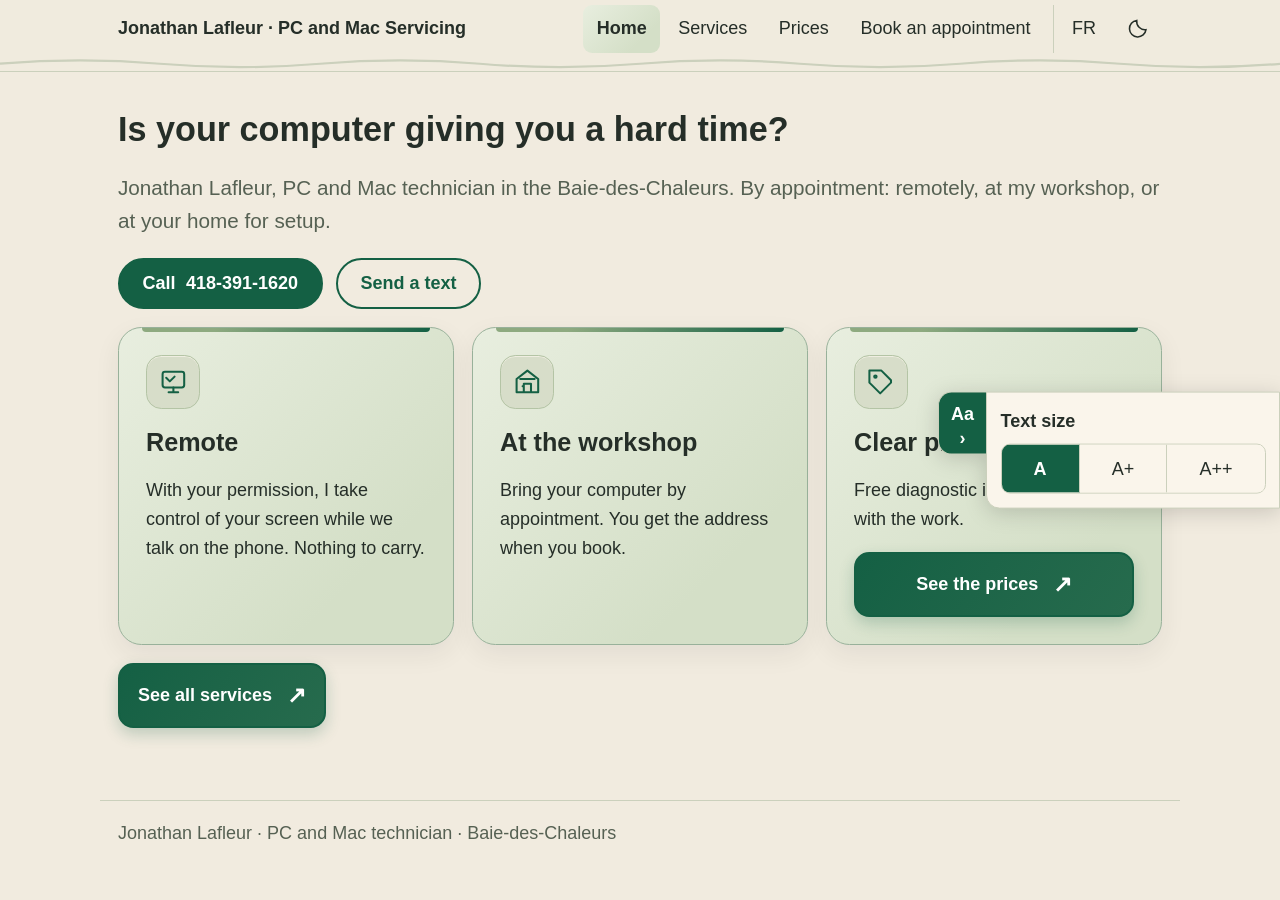
<file: index.html>
<!doctype html>
<html lang="fr">
<head>
<meta charset="utf-8">
<meta name="viewport" content="width=device-width, initial-scale=1, viewport-fit=cover">
<title>Jonathan Lafleur · Technicien PC et Mac</title>
<meta name="description" content="Technicien PC et Mac dans la Baie-des-Chaleurs : dépannage, virus, mises à niveau, transfert de données, soutien à distance. Appelez ou textez.">
<meta name="color-scheme" content="light dark">
<link rel="alternate" hreflang="fr" href="https://services.jonathanlafleur.ca/">
<link rel="alternate" hreflang="en" href="https://services.jonathanlafleur.ca/en/">
<link rel="alternate" hreflang="x-default" href="https://services.jonathanlafleur.ca/">
<script>
  (function () {
    try {
      var d = document.documentElement;
      var t = localStorage.getItem('services-theme');
      if (t === 'light' || t === 'dark') d.setAttribute('data-theme', t);
      var s = localStorage.getItem('services-taille');
      if (s === 'grande' || s === 'tres-grande') d.setAttribute('data-taille', s);
      // Reader's language: the saved choice, else the browser's (first of fr/en in its list), saved once.
      // Only the home page follows it; deep links keep their language. Crawlers are never redirected.
      if (!/bot|crawl|spider|slurp/i.test(navigator.userAgent)) {
        var lang = localStorage.getItem('services-lang');
        if (lang !== 'fr' && lang !== 'en') {
          var langs = navigator.languages || [navigator.language || ''];
          lang = 'fr';
          for (var i = 0; i < langs.length; i++) {
            var p = String(langs[i]).slice(0, 2).toLowerCase();
            if (p === 'fr' || p === 'en') { lang = p; break; }
          }
          localStorage.setItem('services-lang', lang);
        }
        if (lang === 'en' && (location.hash === '' || location.hash === '#/')) location.replace('en/' + location.hash);
      }
    } catch (e) {}
  })();
</script>
<noscript><style>.loading { display: none; }</style></noscript>
<link rel="stylesheet" href="assets/style.css?v=20261022k">
<script src="assets/app.js?v=20261022k" defer></script>
<script src="assets/accessibility.js?v=20261022k" defer></script>
</head>
<body>
<a class="skip-link" href="#view">Aller au contenu</a>
<header class="topbar">
  <div class="topbar-in">
    <a class="brand" href="#/">Jonathan Lafleur · Services PC et Mac</a>
    <nav aria-label="Menu principal"><ul class="menu" id="menu"><li class="language-item"><a id="lang-link" href="en/" hreflang="en" lang="en" aria-label="English version">EN</a></li><li class="theme-item"><button class="theme-toggle" type="button" aria-label="Activer le thème clair" data-light-label="Activer le thème clair" data-dark-label="Activer le thème sombre" aria-pressed="false"><svg viewBox="0 0 24 24" fill="none" stroke="currentColor" stroke-width="1.6" aria-hidden="true"></svg></button></li></ul></nav>

  </div>
  <svg class="wave" viewBox="0 0 1200 12" preserveAspectRatio="none" aria-hidden="true"><path d="M0 6 Q 75 0 150 6 T 300 6 T 450 6 T 600 6 T 750 6 T 900 6 T 1050 6 T 1200 6" fill="none" stroke="currentColor" stroke-width="2"/></svg>
</header>
<aside class="preferences" aria-label="Taille du texte">
  <button type="button" class="preferences-toggle" aria-controls="display-controls" aria-expanded="true">
    <span aria-hidden="true">Aa</span><span class="visually-hidden">Taille du texte</span>
    <span class="preferences-arrow" aria-hidden="true">›</span>
  </button>
    <div class="tools" id="display-controls">
      <p class="preference-label">Taille du texte</p><div class="switch" role="group" aria-label="Taille du texte">
        <button type="button" data-taille-choice="normale" aria-pressed="true" aria-label="Taille du texte : normale">A</button>
        <button type="button" data-taille-choice="grande" aria-pressed="false" aria-label="Taille du texte : grande">A+</button>
        <button type="button" data-taille-choice="tres-grande" aria-pressed="false" aria-label="Taille du texte : très grande">A++</button>
      </div>
    </div>
</aside>
<main id="view" tabindex="-1">
  <p class="loading">Chargement…</p>
  <noscript><p>Activez JavaScript pour consulter le site et afficher les coordonnées.</p></noscript>
</main>
<footer class="site-foot">Jonathan Lafleur · Technicien PC et Mac · Baie-des-Chaleurs</footer>
<nav class="callbar" aria-label="Joindre le technicien">
  <a class="btn" data-tel href="#/contact">Appeler</a>
  <a class="btn btn-alt" data-sms href="#/contact">Texto</a>
</nav>
</body>
</html>
</file>
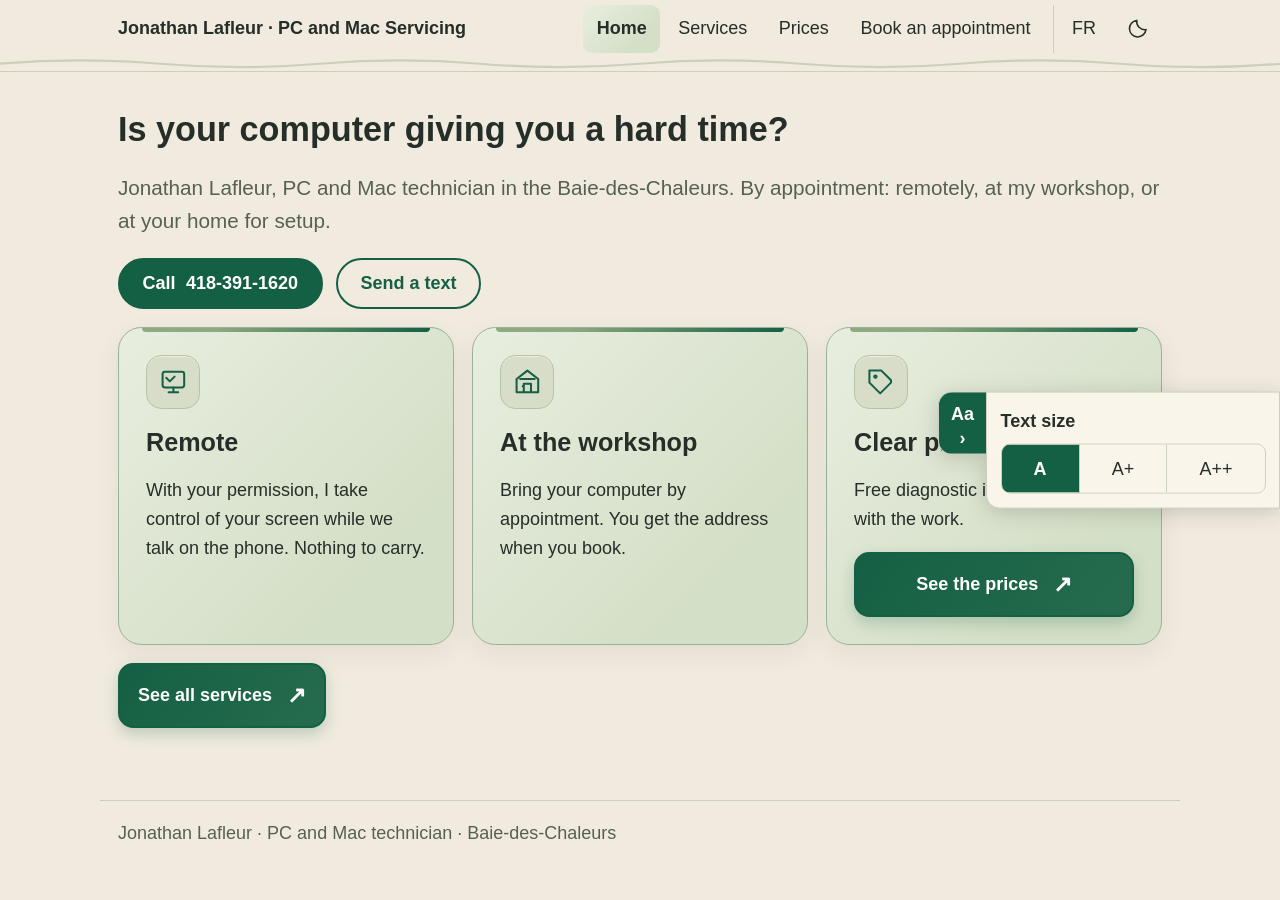
<file: en/index.html>
<!doctype html>
<html lang="en" data-root="../">
<head>
<meta charset="utf-8">
<meta name="viewport" content="width=device-width, initial-scale=1, viewport-fit=cover">
<title>Jonathan Lafleur · PC and Mac technician</title>
<meta name="description" content="PC and Mac technician in the Baie-des-Chaleurs: troubleshooting, viruses, upgrades, data transfer, remote support. Call or text.">
<meta name="color-scheme" content="light dark">
<link rel="alternate" hreflang="fr" href="https://services.jonathanlafleur.ca/">
<link rel="alternate" hreflang="en" href="https://services.jonathanlafleur.ca/en/">
<link rel="alternate" hreflang="x-default" href="https://services.jonathanlafleur.ca/">
<script>
  (function () {
    try {
      var d = document.documentElement;
      var t = localStorage.getItem('services-theme');
      if (t === 'light' || t === 'dark') d.setAttribute('data-theme', t);
      var s = localStorage.getItem('services-taille');
      if (s === 'grande' || s === 'tres-grande') d.setAttribute('data-taille', s);
      // A first visit through the English site makes English the reader's language (see index.html)
      if (!localStorage.getItem('services-lang')) localStorage.setItem('services-lang', 'en');
    } catch (e) {}
  })();
</script>
<noscript><style>.loading { display: none; }</style></noscript>
<link rel="stylesheet" href="../assets/style.css?v=20261022k">
<script src="../assets/app.js?v=20261022k" defer></script>
<script src="../assets/accessibility.js?v=20261022k" defer></script>
</head>
<body>
<a class="skip-link" href="#view">Skip to content</a>
<header class="topbar">
  <div class="topbar-in">
    <a class="brand" href="#/">Jonathan Lafleur · PC and Mac Servicing</a>
    <nav aria-label="Main menu"><ul class="menu" id="menu"><li class="language-item"><a id="lang-link" href="../" hreflang="fr" lang="fr" aria-label="Version française">FR</a></li><li class="theme-item"><button class="theme-toggle" type="button" aria-label="Use light theme" data-light-label="Use light theme" data-dark-label="Use dark theme" aria-pressed="false"><svg viewBox="0 0 24 24" fill="none" stroke="currentColor" stroke-width="1.6" aria-hidden="true"></svg></button></li></ul></nav>

  </div>
  <svg class="wave" viewBox="0 0 1200 12" preserveAspectRatio="none" aria-hidden="true"><path d="M0 6 Q 75 0 150 6 T 300 6 T 450 6 T 600 6 T 750 6 T 900 6 T 1050 6 T 1200 6" fill="none" stroke="currentColor" stroke-width="2"/></svg>
</header>
<aside class="preferences" aria-label="Text size">
  <button type="button" class="preferences-toggle" aria-controls="display-controls" aria-expanded="true">
    <span aria-hidden="true">Aa</span><span class="visually-hidden">Text size</span>
    <span class="preferences-arrow" aria-hidden="true">›</span>
  </button>
    <div class="tools" id="display-controls">
      <p class="preference-label">Text size</p><div class="switch" role="group" aria-label="Text size">
        <button type="button" data-taille-choice="normale" aria-pressed="true" aria-label="Text size: normal">A</button>
        <button type="button" data-taille-choice="grande" aria-pressed="false" aria-label="Text size: large">A+</button>
        <button type="button" data-taille-choice="tres-grande" aria-pressed="false" aria-label="Text size: extra large">A++</button>
      </div>
    </div>
</aside>
<main id="view" tabindex="-1">
  <p class="loading">Loading…</p>
  <noscript><p>Enable JavaScript to view the site and display contact details.</p></noscript>
</main>
<footer class="site-foot">Jonathan Lafleur · PC and Mac technician · Baie-des-Chaleurs</footer>
<nav class="callbar" aria-label="Reach the technician">
  <a class="btn" data-tel href="#/contact">Call</a>
  <a class="btn btn-alt" data-sms href="#/contact">Text</a>
</nav>
</body>
</html>
</file>
<file: assets/style.css>
/* Emerald and sage theme: beige days and charcoal evenings. Sizes in rem so the font-size control scales everything. */
:root {
  --bg: #f1ebdf; --surface: #faf5eb; --fg: #252e28; --muted: #566153; --line: #cbd0bc;
  --accent: #146044; --on-accent: #ffffff; --accent-2: #526b48; --sage: #8eaa80; --danger: #9b2929; --card-bg: #d4dfc7; --card-highlight: #e8eedf; --bar: rgba(241, 235, 223, 0.95);
  --font: -apple-system, BlinkMacSystemFont, "Segoe UI", Roboto, "Helvetica Neue", Arial, sans-serif;
  --echelle: 1;
  color-scheme: light;
}
@media (prefers-color-scheme: dark) {
  :root:not([data-theme="light"]) {
    --bg: #202322; --surface: #2a2e2b; --fg: #f2f3ed; --muted: #b4beb4; --line: #475249;
    --accent: #80ab8d; --on-accent: #202322; --accent-2: #a4b995; --sage: #98af89; --danger: #ffb4ab; --card-bg: #343d32; --card-highlight: #465240; --bar: rgba(32, 35, 34, 0.95);
    color-scheme: dark;
  }
}
:root[data-theme="dark"] {
  --bg: #202322; --surface: #2a2e2b; --fg: #f2f3ed; --muted: #b4beb4; --line: #475249;
  --accent: #80ab8d; --on-accent: #202322; --accent-2: #a4b995; --sage: #98af89; --danger: #ffb4ab; --card-bg: #343d32; --card-highlight: #465240; --bar: rgba(32, 35, 34, 0.95);
  color-scheme: dark;
}
/* Font size: 18px base, then 125 % and 150 % */
:root[data-taille="grande"] { --echelle: 1.25; }
:root[data-taille="tres-grande"] { --echelle: 1.5; }
html { font-size: calc(112.5% * var(--echelle)); scroll-padding-top: 8rem; }

* { box-sizing: border-box; }
body {
  margin: 0; background: var(--bg); color: var(--fg); font-family: var(--font); line-height: 1.6;
  overflow-wrap: break-word; padding-bottom: calc(5rem + env(safe-area-inset-bottom, 0px));
}
a { color: var(--accent); text-underline-offset: 0.15em; }
:focus-visible { outline: 3px solid var(--accent-2); outline-offset: 2px; }
.visually-hidden { position: absolute; width: 1px; height: 1px; overflow: hidden; clip: rect(0 0 0 0); white-space: nowrap; }
button, .btn, .menu a, .tools a { min-height: 48px; min-width: 48px; font: inherit; }

/* Top bar */
.topbar { position: sticky; top: 0; z-index: 10; background: var(--bar); border-bottom: 1px solid var(--line); }
/* On phones the menu and tools take several lines: let them scroll away; the call bar stays */
@media (max-width: 899px) { .topbar { position: static; } html { scroll-padding-top: 1rem; } }
.topbar-in { max-width: 60rem; margin: 0 auto; padding: 0.25rem 1rem; display: flex; flex-wrap: wrap; align-items: center; gap: 0.25rem 1rem; }
.brand { font-weight: 700; color: var(--fg); text-decoration: none; display: inline-flex; align-items: center; min-height: 48px; margin-right: auto; }
.menu { display: flex; flex-wrap: wrap; gap: 0.25rem; list-style: none; margin: 0; padding: 0; }
.menu a { text-decoration: none; display: inline-flex; align-items: center; padding: 0 0.75rem; border-radius: 0.5rem; color: var(--fg); }
.menu a[aria-current="page"] { background: linear-gradient(135deg, var(--card-highlight), var(--card-bg) 75%); font-weight: 700; text-decoration-color: var(--accent-2); text-decoration-thickness: 3px; }
.tools { display: flex; flex-wrap: wrap; align-items: center; gap: 0.5rem; }
.tools a { display: inline-flex; align-items: center; justify-content: center; }
.switch { display: inline-flex; border: 1px solid var(--line); border-radius: 0.5rem; overflow: hidden; }
.switch button { background: var(--surface); color: var(--fg); border: 0; border-right: 1px solid var(--line); padding: 0 0.6rem; cursor: pointer; }
.switch button:last-child { border-right: 0; }
.switch button[aria-pressed="true"] { background: var(--accent); color: var(--on-accent); font-weight: 700; }
.wave { display: block; width: 100%; height: 0.75rem; color: var(--line); }

/* Pages */
main { max-width: 60rem; margin: 0 auto; padding: 1rem; }
main:focus { outline: none; }
.page h1 { font-size: 1.9rem; line-height: 1.25; margin: 1rem 0 0.5rem; }
.page h2 { font-size: 1.4rem; margin: 2rem 0 0.5rem; }
.lead { font-size: 1.15rem; color: var(--muted); }
.cards { display: grid; grid-template-columns: repeat(auto-fit, minmax(min(100%, 16rem), 1fr)); gap: 1rem; padding: 0; list-style: none; }
.card { background: var(--surface); border: 1px solid var(--line); border-radius: 1rem; padding: 1rem 1.25rem; }
.card h2, .card h3 { margin-top: 0; }
.btn { display: inline-flex; align-items: center; justify-content: center; white-space: pre-wrap; padding: 0.5rem 1.25rem; border-radius: 999px;
  background: var(--accent); color: var(--on-accent); font-weight: 700; text-decoration: none; border: 2px solid var(--accent); }
.btn-alt { background: transparent; color: var(--accent); }
.actions { display: flex; flex-wrap: wrap; gap: 0.75rem; margin: 1rem 0; }
.note { color: var(--muted); }
.error { border-left: 4px solid var(--accent-2); padding-left: 0.75rem; }

/* Call bar: always reachable on phones */
.callbar { position: fixed; left: 0; right: 0; bottom: 0; z-index: 10; display: flex; gap: 0.5rem; justify-content: center;
  padding: 0.5rem 1rem calc(0.5rem + env(safe-area-inset-bottom, 0px)); background: var(--bar); border-top: 1px solid var(--line); }
.callbar .btn { flex: 1 1 0; max-width: 16rem; }
@media (min-width: 900px) { .callbar { display: none; } body { padding-bottom: 0; } }

.site-foot { max-width: 60rem; margin: 2rem auto 0; padding: 1rem; color: var(--muted); border-top: 1px solid var(--line); }

/* Prices */
.tarifs { width: 100%; border-collapse: collapse; margin: 0 0 1.5rem; background: var(--surface); border-radius: 1rem; overflow: hidden; }
.tarifs-titre { font-size: 1.3rem; margin: 1.5rem 0 0.5rem; }
.tarifs th, .tarifs td { text-align: left; vertical-align: top; padding: 0.75rem 1rem; border-bottom: 1px solid var(--line); }
.tarifs thead th { font-size: 0.9rem; color: var(--muted); }
.tarifs tbody th { font-weight: 400; }
.tarifs td { font-weight: 700; text-align: right; }
.montant { white-space: nowrap; }  /* an amount never splits; the words around it may wrap */
.tarifs thead th:last-child { text-align: right; }
/* Phones: one row per line, the price under its name, so large text never scrolls sideways */
@media (max-width: 599px) {
  .tarifs thead { position: absolute; width: 1px; height: 1px; overflow: hidden; clip: rect(0 0 0 0); }
  .tarifs, .tarifs tbody, .tarifs tr, .tarifs th, .tarifs td { display: block; }
  .tarifs tbody th { border-bottom: 0; padding-bottom: 0.25rem; }
  .tarifs td { text-align: left; white-space: normal; padding-top: 0; }
}

/* Navigation feedback is shared by mouse and keyboard users. */
.menu a { transition: background-color 160ms ease, color 160ms ease, text-decoration-color 160ms ease; }
.menu a:hover, .menu a:focus-visible { text-decoration-line: underline; color: var(--fg); text-decoration-color: var(--accent); text-decoration-thickness: 3px; text-underline-offset: 0.3em; }
.language-item { border-left: 1px solid var(--line); margin-left: 0.25rem; padding-left: 0.25rem; }

/* A floating display panel slides to the edge, leaving its 48px handle reachable. */
.preferences {
  position: fixed; right: 0; top: 50%; z-index: 20;
  display: flex; align-items: flex-start; width: min(19rem, 100vw);
  transform: translateY(-50%); transition: transform 200ms ease;
  filter: drop-shadow(0 0.25rem 0.6rem rgba(0, 0, 0, 0.16));
}
.preferences.is-intro { transition-duration: 1400ms; }
.preferences.is-collapsed { transform: translate(calc(100% - 48px), -50%); }
.preferences-toggle {
  flex: 0 0 48px; width: 48px; display: flex; flex-direction: column; align-items: center;
  justify-content: center; padding: 0.4rem 0; border: 1px solid var(--line);
  border-right: 0; border-radius: 0.75rem 0 0 0.75rem;
  background: var(--accent); color: var(--on-accent); cursor: pointer; font-weight: 700;
}
.preferences-arrow { line-height: 1; }
.is-collapsed .preferences-arrow { transform: rotate(180deg); }
.preferences .tools {
  flex: 1; min-width: 0; display: flex; flex-direction: column; align-items: stretch;
  padding: 0.75rem; gap: 0.5rem; background: var(--surface);
  border: 1px solid var(--line); border-radius: 0 0 0 0.75rem;
  max-height: calc(100dvh - 9rem); overflow-y: auto;
}
.preference-label { margin: 0; font-weight: 700; }
.preferences .switch { display: flex; flex-wrap: wrap; flex-shrink: 0; }
.preferences .switch button { flex: 1 0 auto; max-width: 100%; padding: 0.25rem 0.45rem; }
.switch button:hover, .preferences-toggle:hover { box-shadow: inset 0 0 0 2px var(--accent-2); }
@media (prefers-reduced-motion: reduce) {
  .menu a, .preferences, .preferences.is-intro { transition: none; }
}
.topbar-in > nav { margin-left: auto; }

/* Contact labels and addresses wrap inside their buttons at large text sizes. */
.actions .btn { max-width: 100%; flex-wrap: wrap; column-gap: 0.3em; }
.actions .btn span { min-width: 0; overflow-wrap: anywhere; }
/* A cursor-led spotlight gives the contact actions a brighter, tactile response. */
:is(.btn[data-tel], .btn[data-sms], .btn-discover) {
  position: relative;
  transition: transform 180ms ease, box-shadow 220ms ease, border-color 180ms ease;
}
@media (hover: hover) and (pointer: fine) {
  :is(.btn[data-tel], .btn[data-sms], .btn-discover):hover {
    background-image: radial-gradient(circle 6rem at var(--cursor-x, 50%) var(--cursor-y, 50%),
      rgba(255, 255, 255, 0.16), rgba(255, 255, 255, 0.05) 45%, transparent 75%);
    border-color: color-mix(in srgb, var(--accent) 65%, var(--sage));
    box-shadow: 0 0.4rem 1rem color-mix(in srgb, var(--accent) 35%, transparent),
      0 0 1.4rem color-mix(in srgb, var(--accent) 25%, transparent),
      inset 0 0 0 1px color-mix(in srgb, var(--accent) 65%, transparent);
    transform: translateY(-3px) scale(1.025);
  }
}
:is(.btn[data-tel], .btn[data-sms], .btn-discover):focus-visible {
  box-shadow: 0 0 1rem color-mix(in srgb, var(--accent) 40%, transparent);
}
:is(.btn[data-tel], .btn[data-sms], .btn-discover):active { transform: scale(0.98); }
@media (prefers-reduced-motion: reduce) {
  :is(.btn[data-tel], .btn[data-sms], .btn-discover) { transition: none; }
  :is(.btn[data-tel], .btn[data-sms], .btn-discover):hover,
  :is(.btn[data-tel], .btn[data-sms], .btn-discover):active { transform: none; }
}
/* Sage service cards with a coloured rim and generous icon tiles. */
.card {
  position: relative; min-width: 0; padding: 1.5rem;
  border-color: color-mix(in srgb, var(--accent) 28%, var(--line));
  border-radius: 1.3rem;
  background: linear-gradient(135deg, var(--card-highlight), var(--card-bg) 75%);
  box-shadow: 0 0.5rem 1.4rem color-mix(in srgb, var(--fg) 7%, transparent);
  transition: transform 220ms ease, box-shadow 220ms ease, border-color 220ms ease;
}
.card::before {
  content: ""; position: absolute; top: 0; left: 1.3rem; right: 1.3rem; height: 4px;
  border-radius: 0 0 6px 6px; background: linear-gradient(90deg, var(--sage) 25%, var(--accent));
}

.card-icon {
  display: inline-flex; padding: 0.65rem; margin-bottom: 1rem; border-radius: 0.85rem;
  color: var(--accent); background: color-mix(in srgb, var(--sage) 32%, var(--surface));
  border: 1px solid color-mix(in srgb, var(--sage) 65%, var(--surface));
  box-shadow: inset 0 1px 0 color-mix(in srgb, var(--surface) 70%, transparent);
}
.card-icon svg { width: 1.6rem; height: 1.6rem; }
.card h2, .card h3 { line-height: 1.25; }
.card > p:last-child { margin-bottom: 0; }
.card > ul { padding-left: 1.2rem; }
.card > ul li + li { margin-top: 0.45rem; }
.btn-discover {
  display: inline-flex; gap: 0.8rem; max-width: 100%; white-space: normal; text-align: center;
  border-radius: 0.85rem; padding: 0.7rem 1rem;
  background-color: var(--accent);
  background-image: linear-gradient(125deg, var(--accent), color-mix(in srgb, var(--accent) 85%, var(--sage)));
  box-shadow: 0 0.35rem 0.8rem color-mix(in srgb, var(--accent) 23%, transparent);
  transition: transform 180ms ease, box-shadow 180ms ease;
}
.btn-discover span { flex-shrink: 0; font-size: 1.25em; transition: transform 180ms ease; }
.card .btn-discover { display: flex; margin-top: 1rem; }
@media (hover: hover) and (pointer: fine) {
  .card:hover, .card:focus-within {
    transform: translateY(-5px);
    border-color: var(--accent);
    box-shadow: 0 0.8rem 1.8rem color-mix(in srgb, var(--accent) 18%, transparent);
  }
  .btn-discover:hover {
    transform: translateY(-3px);
    box-shadow: 0 0.6rem 1.3rem color-mix(in srgb, var(--accent) 36%, transparent);
  }
  .btn-discover:hover span { transform: translate(2px, -2px); }
}
@media (prefers-reduced-motion: reduce) {
  .card, .btn-discover, .btn-discover span { transition: none; }
  .card:hover, .card:focus-within, .btn-discover:hover, .btn-discover:hover span { transform: none; }
}

.card a:not(.btn) { color: var(--fg); text-decoration-color: var(--accent); text-decoration-thickness: 2px; }

/* Give the main service choices room to read, then offer one clear next step. */
.services-cards { grid-template-columns: repeat(auto-fit, minmax(min(100%, 22rem), 1fr)); }
.services-cards .card > p { margin-top: 0; }
.services-cards .card > ul { margin-bottom: 0; }
.service-next { margin-top: 2rem; padding: 1.25rem 0; border-top: 2px solid var(--sage); }
.service-next h2 { margin-top: 0; }

/* Pricing leads with two clear rates; examples are available on demand. */
.price-cards .price-amount { font-size: 1.7rem; font-weight: 700; color: var(--fg); line-height: 1.3; margin: 0.6rem 0; }
.price-cards .price-amount .montant { font-size: 1.35em; }
.billing-details { margin: 1rem 0 2rem; padding: 0.35rem 1rem; border: 1px solid var(--line); border-radius: 0.8rem; background: var(--card-bg); }
.billing-details summary { min-height: 48px; padding: 0.5rem 0; cursor: pointer; font-weight: 700; text-decoration: underline; text-underline-offset: 0.2em; }
.billing-details summary:hover { color: var(--accent); }

/* A readable, single-column booking form in the site's sage palette. */
.booking-panel { margin: 1.5rem 0 2rem; }
.booking-panel h2 { margin-top: 0; }
.booking-form { max-width: 36rem; }
.booking-form label { display: block; font-weight: 700; margin: 1rem 0 0.35rem; }
.booking-form input, .booking-form textarea, .booking-form select {
  display: block; width: 100%; min-width: 0; min-height: 48px;
  padding: 0.65rem 0.8rem; font: inherit; color: var(--fg);
  background: var(--surface); border: 1px solid var(--muted); border-radius: 0.6rem;
}
.booking-form textarea { resize: vertical; }
.booking-form .btn { cursor: pointer; }
.booking-form .btn:disabled { cursor: not-allowed; opacity: 0.65; transform: none; box-shadow: none; }
.booking-form .form-privacy { font-size: 0.9rem; margin-top: 1rem; }
.form-status { margin: 1rem 0 0; }
.form-status:empty { display: none; }

/* Field errors use text and a red border, independent of the browser language. */
.booking-form [aria-invalid="true"] { border: 2px solid var(--danger); }
.booking-form [aria-invalid="true"]:focus-visible { outline-color: var(--danger); }
.booking-form .field-error { color: var(--danger); font-weight: 600; margin: 0.35rem 0 0; }

/* Formspree silently filters submissions that fill this bot-only field. */
.form-honeypot { display: none !important; }

/* Keyboard, magnification and operating-system accessibility preferences. */
.visually-hidden { position:absolute;width:1px;height:1px;padding:0;margin:-1px;overflow:hidden;clip-path:inset(50%);white-space:nowrap;border:0; }
.skip-link { position:fixed;top:.5rem;left:.5rem;z-index:1000;padding:.7rem 1rem;background:var(--bg);color:var(--fg);border:2px solid currentColor;transform:translateY(-200%); }
.skip-link:focus { transform:none; }
:focus-visible { outline:3px solid var(--accent);outline-offset:3px; }
a,button,input,select,textarea,summary,[tabindex] { scroll-margin-block:8rem; }
@media (prefers-reduced-motion:reduce) {
 html { scroll-behavior:auto!important; }
 *,*::before,*::after { animation:none!important;transition:none!important; }
}
@media (forced-colors:active) {
 :focus-visible { outline:3px solid Highlight; }
 button,input,select,textarea { border:1px solid ButtonText; }
 a { text-decoration:underline; }
}

.switch button:focus-visible,.theme-switch button:focus-visible { outline-offset:-4px; }

.menu .theme-toggle { display:inline-flex;align-items:center;justify-content:center;min-width:48px;min-height:48px;padding:.35rem;border:0;border-radius:.5rem;background:transparent;color:var(--fg);cursor:pointer; }
.menu .theme-toggle:hover { background:var(--card-bg); }
.theme-toggle svg { width:1.3rem;height:1.3rem; }
</file>
